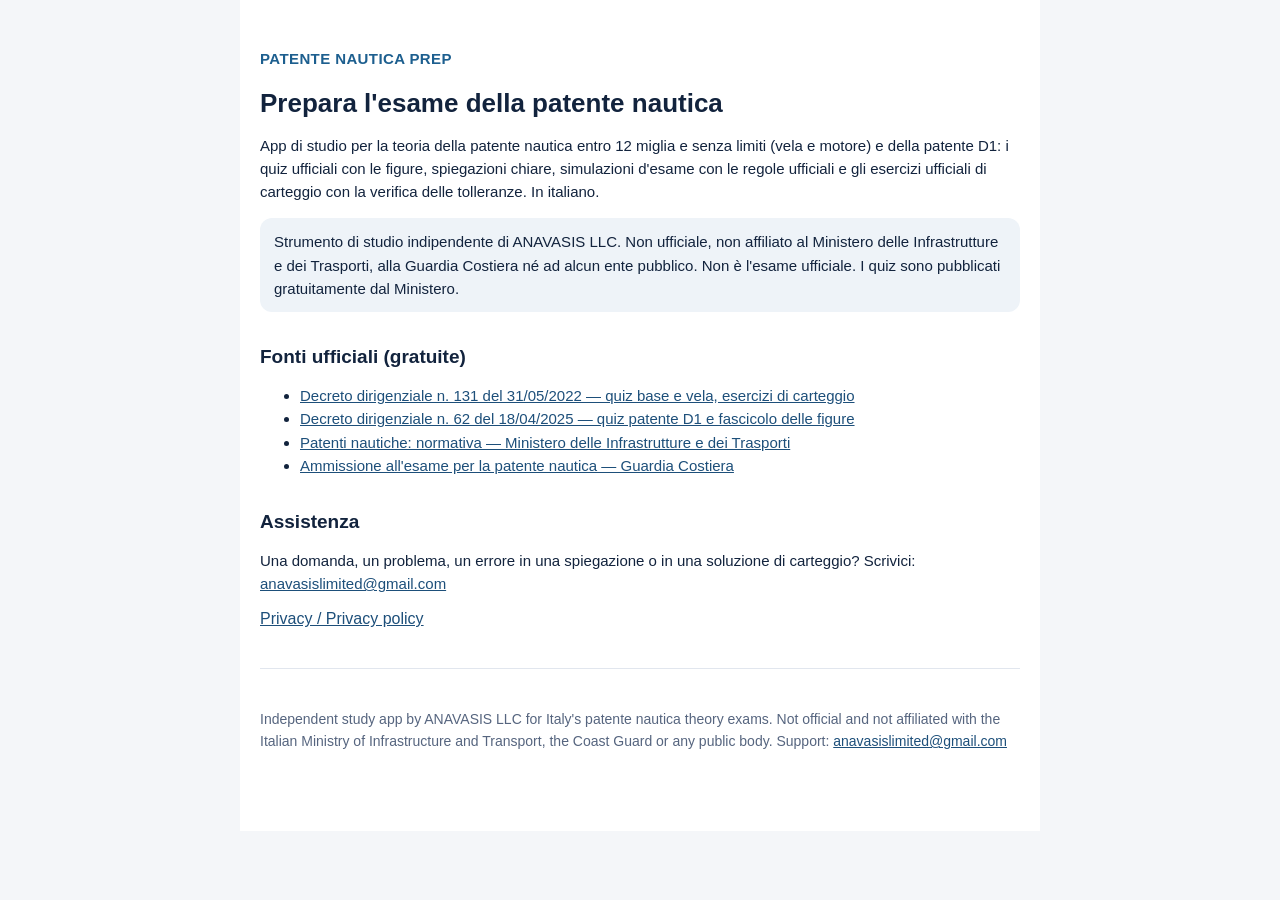
<file: index.html>
<!DOCTYPE html>
<html lang="it">
<head>
<meta charset="utf-8">
<meta name="viewport" content="width=device-width, initial-scale=1">
<title>Patente Nautica Prep — ANAVASIS LLC</title>
<link rel="stylesheet" href="style.css">
</head>
<body>
<main>
  <p class="brand">PATENTE NAUTICA PREP</p>
  <h1>Prepara l'esame della patente nautica</h1>
  <p>App di studio per la teoria della patente nautica entro 12 miglia e senza limiti (vela e motore) e della patente D1: i quiz ufficiali con le figure, spiegazioni chiare, simulazioni d'esame con le regole ufficiali e gli esercizi ufficiali di carteggio con la verifica delle tolleranze. In italiano.</p>
  <p class="note">Strumento di studio indipendente di ANAVASIS LLC. Non ufficiale, non affiliato al Ministero delle Infrastrutture e dei Trasporti, alla Guardia Costiera né ad alcun ente pubblico. Non è l'esame ufficiale. I quiz sono pubblicati gratuitamente dal Ministero.</p>
  <h2>Fonti ufficiali (gratuite)</h2>
  <ul>
    <li><a href="https://mit.gov.it/normativa/decreto-dirigenziale-numero-131-del-31052022">Decreto dirigenziale n. 131 del 31/05/2022 — quiz base e vela, esercizi di carteggio</a></li>
    <li><a href="https://mit.gov.it/normativa/decreto-dirigenziale-numero-62-del-18042025">Decreto dirigenziale n. 62 del 18/04/2025 — quiz patente D1 e fascicolo delle figure</a></li>
    <li><a href="https://mit.gov.it/temi/patenti-mezzi-abilitazioni/patenti-nautiche/normativa">Patenti nautiche: normativa — Ministero delle Infrastrutture e dei Trasporti</a></li>
    <li><a href="https://www.guardiacostiera.gov.it/portale/ammissione-all-esame-per-la-patente-nautica">Ammissione all'esame per la patente nautica — Guardia Costiera</a></li>
  </ul>
  <h2>Assistenza</h2>
  <p>Una domanda, un problema, un errore in una spiegazione o in una soluzione di carteggio? Scrivici: <a href="mailto:anavasislimited@gmail.com">anavasislimited@gmail.com</a></p>
  <nav><a href="privacy.html">Privacy / Privacy policy</a></nav>
  <hr>
  <p class="muted">Independent study app by ANAVASIS LLC for Italy's patente nautica theory exams. Not official and not affiliated with the Italian Ministry of Infrastructure and Transport, the Coast Guard or any public body. Support: <a href="mailto:anavasislimited@gmail.com">anavasislimited@gmail.com</a></p>
</main>
</body>
</html>
</file>
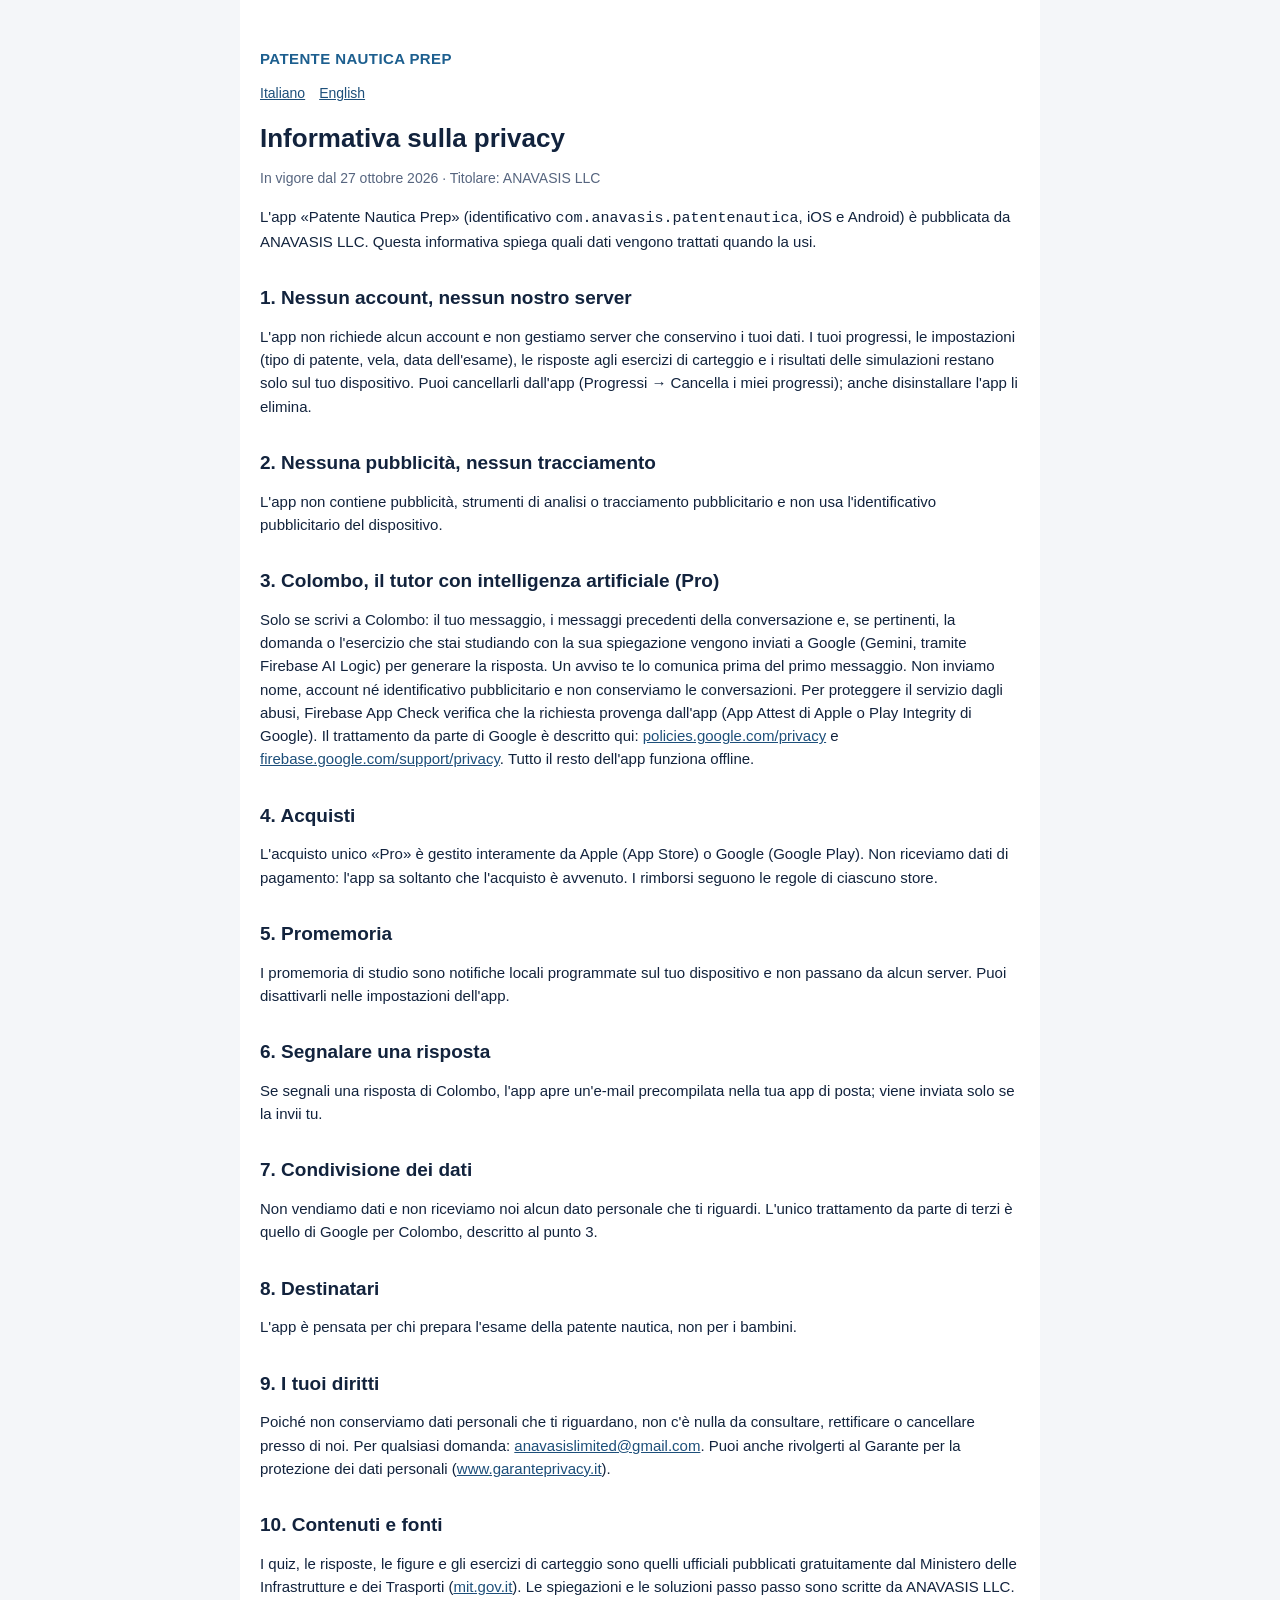
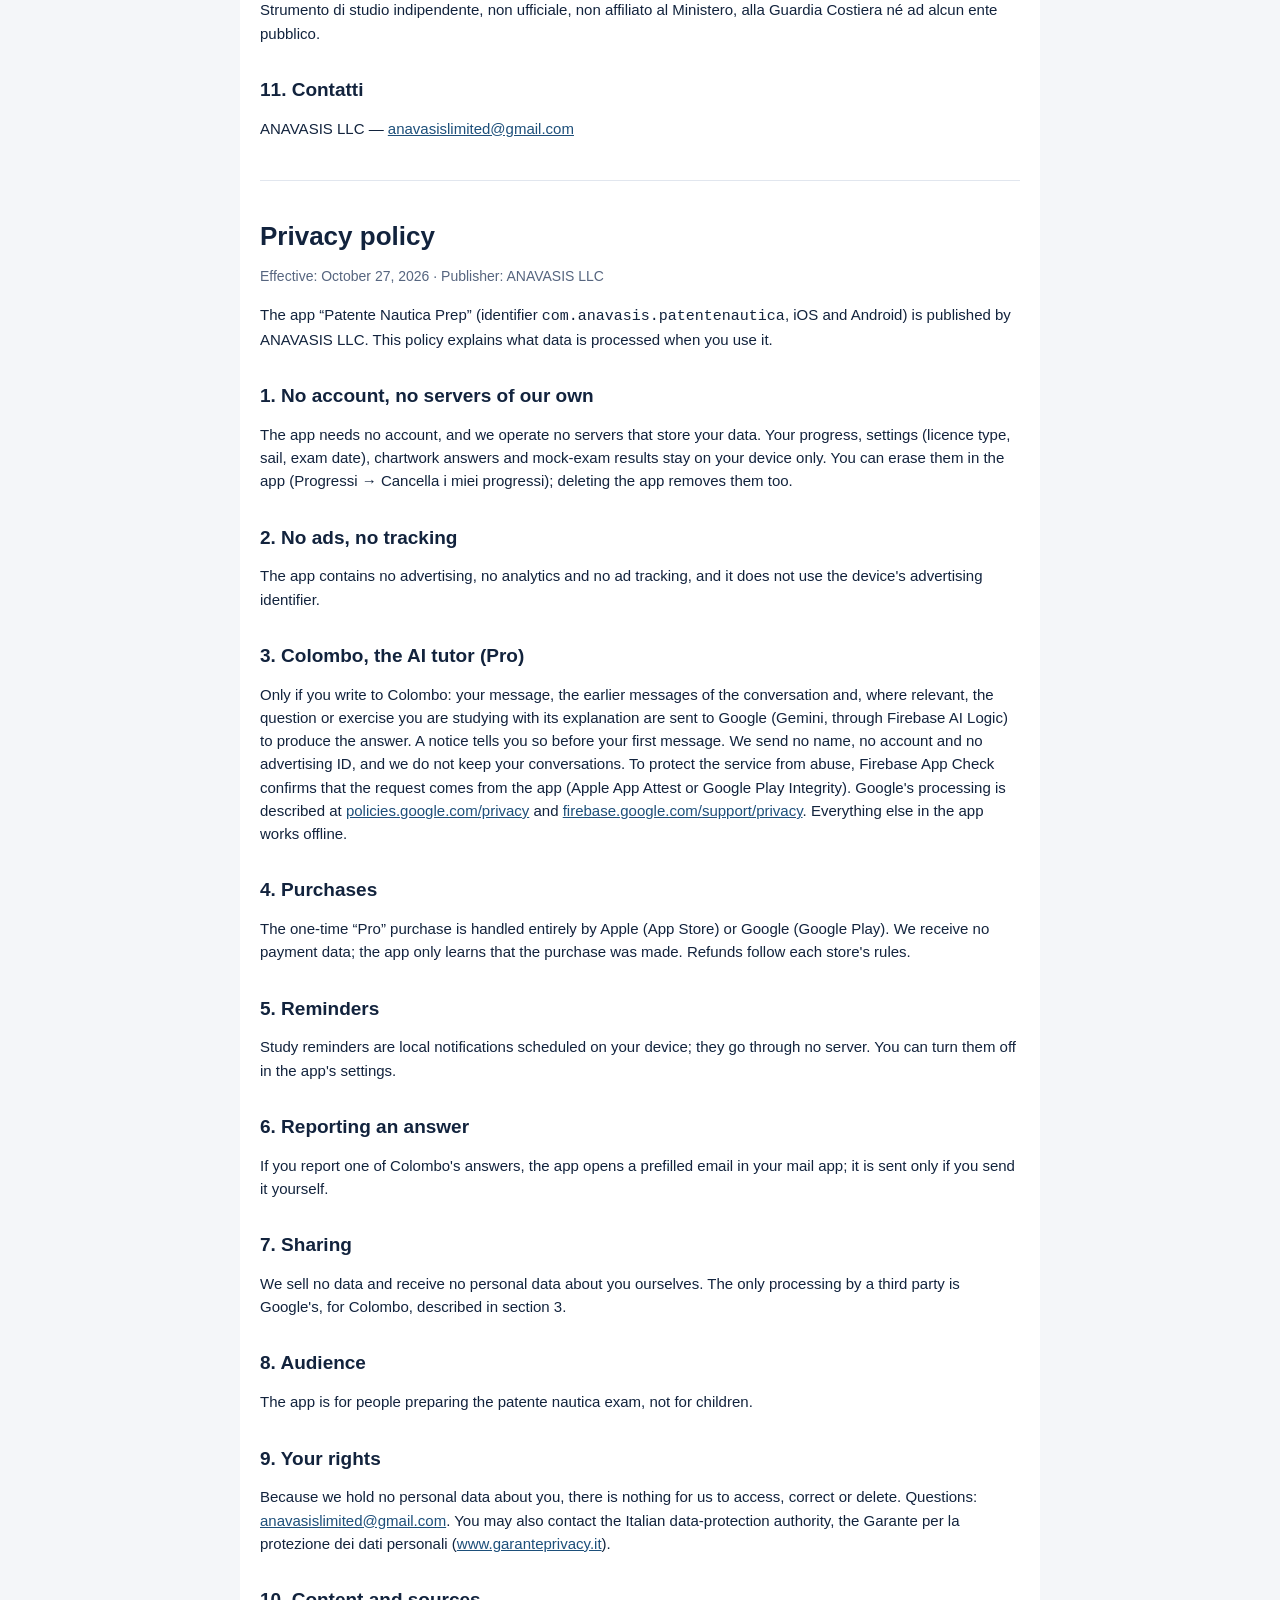
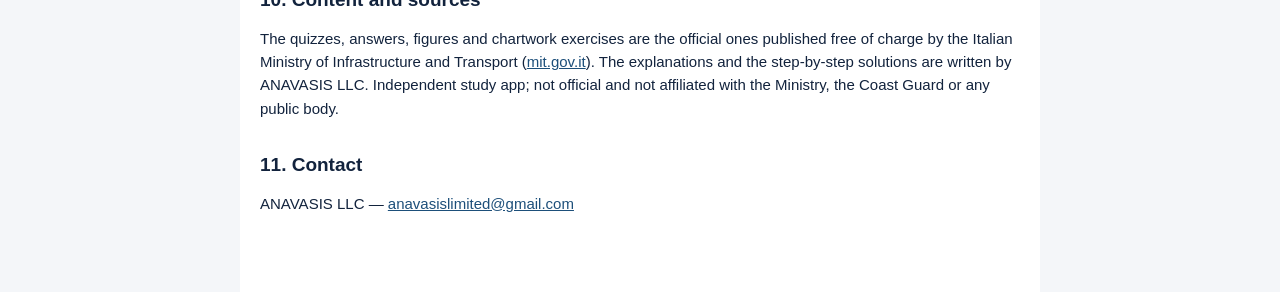
<file: privacy.html>
<!DOCTYPE html>
<html lang="it">
<head>
<meta charset="utf-8">
<meta name="viewport" content="width=device-width, initial-scale=1">
<title>Informativa sulla privacy / Privacy policy — Patente Nautica Prep</title>
<link rel="stylesheet" href="style.css">
</head>
<body>
<main>
  <p class="brand">PATENTE NAUTICA PREP</p>
  <nav class="muted"><a href="#it">Italiano</a><a href="#en">English</a></nav>

  <section id="it">
  <h1>Informativa sulla privacy</h1>
  <p class="muted">In vigore dal 27 ottobre 2026 · Titolare: ANAVASIS LLC</p>
  <p>L'app «Patente Nautica Prep» (identificativo <code>com.anavasis.patentenautica</code>, iOS e Android) è pubblicata da ANAVASIS LLC. Questa informativa spiega quali dati vengono trattati quando la usi.</p>

  <h2>1. Nessun account, nessun nostro server</h2>
  <p>L'app non richiede alcun account e non gestiamo server che conservino i tuoi dati. I tuoi progressi, le impostazioni (tipo di patente, vela, data dell'esame), le risposte agli esercizi di carteggio e i risultati delle simulazioni restano solo sul tuo dispositivo. Puoi cancellarli dall'app (Progressi → Cancella i miei progressi); anche disinstallare l'app li elimina.</p>

  <h2>2. Nessuna pubblicità, nessun tracciamento</h2>
  <p>L'app non contiene pubblicità, strumenti di analisi o tracciamento pubblicitario e non usa l'identificativo pubblicitario del dispositivo.</p>

  <h2>3. Colombo, il tutor con intelligenza artificiale (Pro)</h2>
  <p>Solo se scrivi a Colombo: il tuo messaggio, i messaggi precedenti della conversazione e, se pertinenti, la domanda o l'esercizio che stai studiando con la sua spiegazione vengono inviati a Google (Gemini, tramite Firebase AI Logic) per generare la risposta. Un avviso te lo comunica prima del primo messaggio. Non inviamo nome, account né identificativo pubblicitario e non conserviamo le conversazioni. Per proteggere il servizio dagli abusi, Firebase App Check verifica che la richiesta provenga dall'app (App Attest di Apple o Play Integrity di Google). Il trattamento da parte di Google è descritto qui: <a href="https://policies.google.com/privacy">policies.google.com/privacy</a> e <a href="https://firebase.google.com/support/privacy">firebase.google.com/support/privacy</a>. Tutto il resto dell'app funziona offline.</p>

  <h2>4. Acquisti</h2>
  <p>L'acquisto unico «Pro» è gestito interamente da Apple (App Store) o Google (Google Play). Non riceviamo dati di pagamento: l'app sa soltanto che l'acquisto è avvenuto. I rimborsi seguono le regole di ciascuno store.</p>

  <h2>5. Promemoria</h2>
  <p>I promemoria di studio sono notifiche locali programmate sul tuo dispositivo e non passano da alcun server. Puoi disattivarli nelle impostazioni dell'app.</p>

  <h2>6. Segnalare una risposta</h2>
  <p>Se segnali una risposta di Colombo, l'app apre un'e-mail precompilata nella tua app di posta; viene inviata solo se la invii tu.</p>

  <h2>7. Condivisione dei dati</h2>
  <p>Non vendiamo dati e non riceviamo noi alcun dato personale che ti riguardi. L'unico trattamento da parte di terzi è quello di Google per Colombo, descritto al punto 3.</p>

  <h2>8. Destinatari</h2>
  <p>L'app è pensata per chi prepara l'esame della patente nautica, non per i bambini.</p>

  <h2>9. I tuoi diritti</h2>
  <p>Poiché non conserviamo dati personali che ti riguardano, non c'è nulla da consultare, rettificare o cancellare presso di noi. Per qualsiasi domanda: <a href="mailto:anavasislimited@gmail.com">anavasislimited@gmail.com</a>. Puoi anche rivolgerti al Garante per la protezione dei dati personali (<a href="https://www.garanteprivacy.it">www.garanteprivacy.it</a>).</p>

  <h2>10. Contenuti e fonti</h2>
  <p>I quiz, le risposte, le figure e gli esercizi di carteggio sono quelli ufficiali pubblicati gratuitamente dal Ministero delle Infrastrutture e dei Trasporti (<a href="https://mit.gov.it/temi/patenti-mezzi-abilitazioni/patenti-nautiche/normativa">mit.gov.it</a>). Le spiegazioni e le soluzioni passo passo sono scritte da ANAVASIS LLC. Strumento di studio indipendente, non ufficiale, non affiliato al Ministero, alla Guardia Costiera né ad alcun ente pubblico.</p>

  <h2>11. Contatti</h2>
  <p>ANAVASIS LLC — <a href="mailto:anavasislimited@gmail.com">anavasislimited@gmail.com</a></p>
  </section>

  <hr>

  <section id="en" lang="en">
  <h1>Privacy policy</h1>
  <p class="muted">Effective: October 27, 2026 · Publisher: ANAVASIS LLC</p>
  <p>The app “Patente Nautica Prep” (identifier <code>com.anavasis.patentenautica</code>, iOS and Android) is published by ANAVASIS LLC. This policy explains what data is processed when you use it.</p>

  <h2>1. No account, no servers of our own</h2>
  <p>The app needs no account, and we operate no servers that store your data. Your progress, settings (licence type, sail, exam date), chartwork answers and mock-exam results stay on your device only. You can erase them in the app (Progressi → Cancella i miei progressi); deleting the app removes them too.</p>

  <h2>2. No ads, no tracking</h2>
  <p>The app contains no advertising, no analytics and no ad tracking, and it does not use the device's advertising identifier.</p>

  <h2>3. Colombo, the AI tutor (Pro)</h2>
  <p>Only if you write to Colombo: your message, the earlier messages of the conversation and, where relevant, the question or exercise you are studying with its explanation are sent to Google (Gemini, through Firebase AI Logic) to produce the answer. A notice tells you so before your first message. We send no name, no account and no advertising ID, and we do not keep your conversations. To protect the service from abuse, Firebase App Check confirms that the request comes from the app (Apple App Attest or Google Play Integrity). Google's processing is described at <a href="https://policies.google.com/privacy">policies.google.com/privacy</a> and <a href="https://firebase.google.com/support/privacy">firebase.google.com/support/privacy</a>. Everything else in the app works offline.</p>

  <h2>4. Purchases</h2>
  <p>The one-time “Pro” purchase is handled entirely by Apple (App Store) or Google (Google Play). We receive no payment data; the app only learns that the purchase was made. Refunds follow each store's rules.</p>

  <h2>5. Reminders</h2>
  <p>Study reminders are local notifications scheduled on your device; they go through no server. You can turn them off in the app's settings.</p>

  <h2>6. Reporting an answer</h2>
  <p>If you report one of Colombo's answers, the app opens a prefilled email in your mail app; it is sent only if you send it yourself.</p>

  <h2>7. Sharing</h2>
  <p>We sell no data and receive no personal data about you ourselves. The only processing by a third party is Google's, for Colombo, described in section 3.</p>

  <h2>8. Audience</h2>
  <p>The app is for people preparing the patente nautica exam, not for children.</p>

  <h2>9. Your rights</h2>
  <p>Because we hold no personal data about you, there is nothing for us to access, correct or delete. Questions: <a href="mailto:anavasislimited@gmail.com">anavasislimited@gmail.com</a>. You may also contact the Italian data-protection authority, the Garante per la protezione dei dati personali (<a href="https://www.garanteprivacy.it">www.garanteprivacy.it</a>).</p>

  <h2>10. Content and sources</h2>
  <p>The quizzes, answers, figures and chartwork exercises are the official ones published free of charge by the Italian Ministry of Infrastructure and Transport (<a href="https://mit.gov.it/temi/patenti-mezzi-abilitazioni/patenti-nautiche/normativa">mit.gov.it</a>). The explanations and the step-by-step solutions are written by ANAVASIS LLC. Independent study app; not official and not affiliated with the Ministry, the Coast Guard or any public body.</p>

  <h2>11. Contact</h2>
  <p>ANAVASIS LLC — <a href="mailto:anavasislimited@gmail.com">anavasislimited@gmail.com</a></p>
  </section>
</main>
</body>
</html>
</file>
<file: style.css>
body { font-family: -apple-system, "Segoe UI", Roboto, Helvetica, Arial, sans-serif; margin: 0; background: #f4f6f9; color: #12233d; }
main { max-width: 760px; margin: 0 auto; padding: 32px 20px 64px; background: #fff; }
h1 { font-size: 26px; margin-bottom: 4px; }
h2 { font-size: 19px; margin-top: 34px; }
p, li { line-height: 1.55; font-size: 15px; }
.muted { color: #56657f; font-size: 14px; }
.brand { color: #1d5f8f; font-weight: 700; letter-spacing: .4px; }
.note { background: #eef3f8; border-radius: 12px; padding: 12px 14px; }
nav a { margin-right: 14px; }
hr { border: none; border-top: 1px solid #e1e6ee; margin: 40px 0; }
a { color: #1d4f7a; }
</file>
